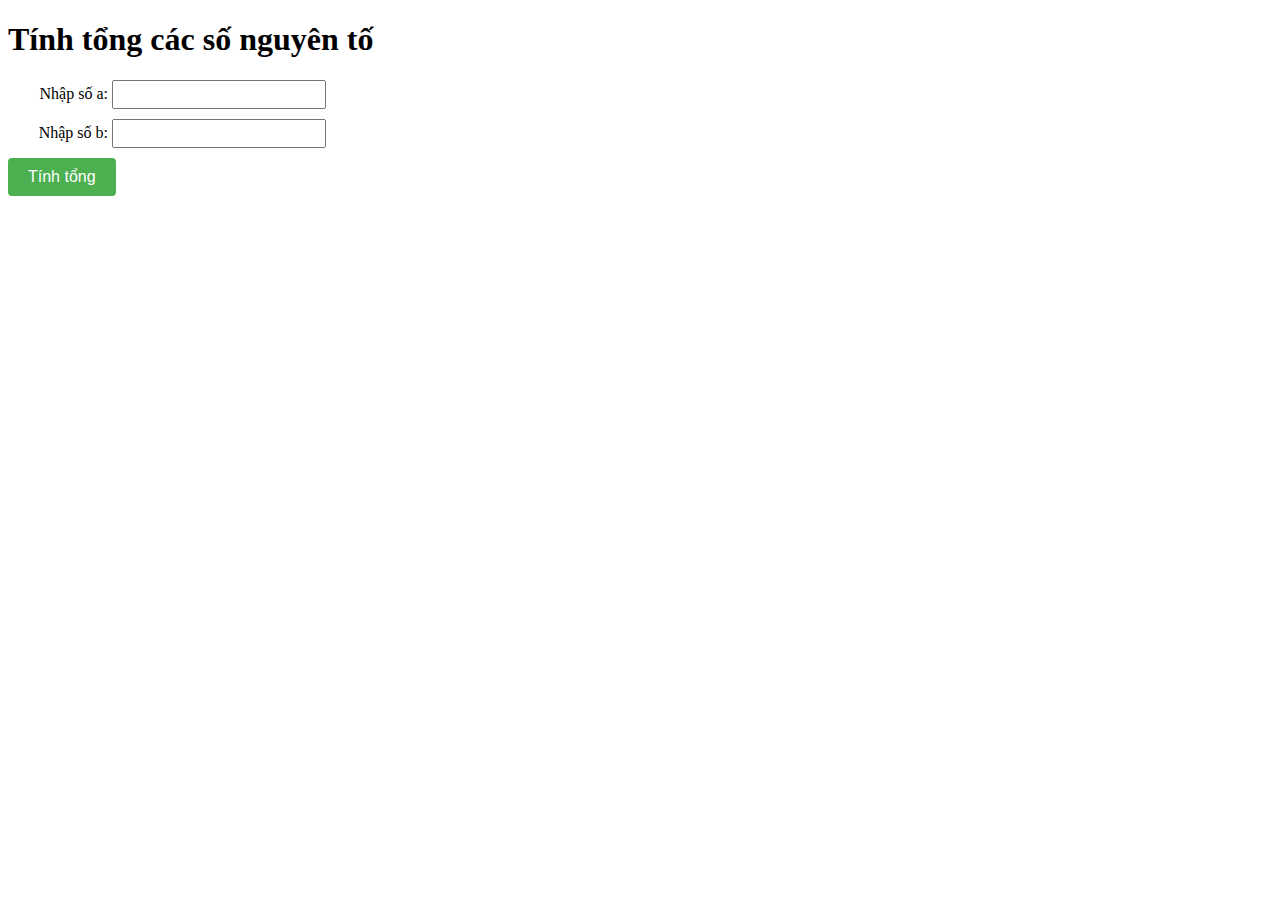
<file: Bai1/index.html>
<!DOCTYPE html>
<html lang="en">

<head>
    <meta charset="UTF-8">
    <meta http-equiv="X-UA-Compatible" content="IE=edge">
    <meta name="viewport" content="width=device-width, initial-scale=1.0">
    <title>Document</title>
    <link rel="stylesheet" href="./style.css">
</head>

<body>
    <h1>Tính tổng các số nguyên tố</h1>
    <form id="myForm">
        <div>
            <label for="a">Nhập số a:</label>
            <input type="number" id="a" name="a">
        </div>
        <div>
            <label for="b">Nhập số b:</label>
            <input type="number" id="b" name="b">
        </div>
        <button onclick="calculateSum()">Tính tổng</button>
    </form>
    <p id="result"></p>

    <script type="text/javascript" src="./script.js"></script>
</body>

</html>
</file>
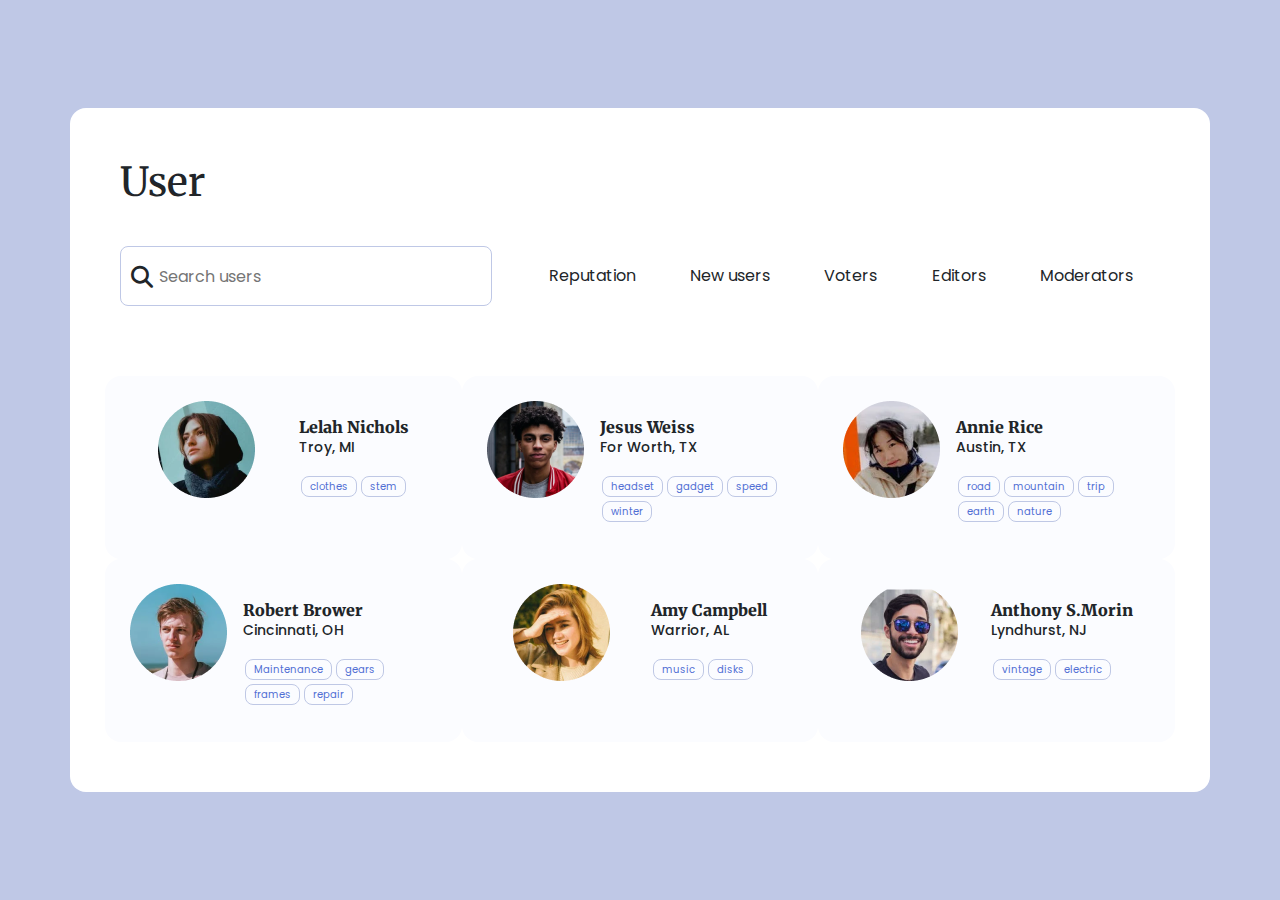
<file: Bai3/index.html>
<!DOCTYPE html>
<html lang="en">
<head>
    <meta charset="UTF-8">
    <meta http-equiv="X-UA-Compatible" content="IE=edge">
    <meta name="viewport" content="width=device-width, initial-scale=1.0">
    <title>Document</title>

    <link rel="stylesheet" href="./assets/fonts/fontawesome-free-6.2.1/css/all.min.css">
    
    <link rel="stylesheet" href="https://cdn.jsdelivr.net/npm/bootstrap@4.0.0/dist/css/bootstrap.min.css" integrity="sha384-Gn5384xqQ1aoWXA+058RXPxPg6fy4IWvTNh0E263XmFcJlSAwiGgFAW/dAiS6JXm" crossorigin="anonymous">
    
    <link rel="preconnect" href="https://fonts.googleapis.com">
    <link rel="preconnect" href="https://fonts.gstatic.com" crossorigin>
    <link href="https://fonts.googleapis.com/css2?family=Inter:wght@300;500;700&family=Poppins:ital,wght@1,300&display=swap" rel="stylesheet">
    
    <link rel="stylesheet" href="./assets/css/style.css">


</head>
<body>
    <div class="container">
        <div class=" header">
            <h1 class=" header-h1">User</h1>
            <div class="row header__navbar">
                <div class="col-xl-4 col-lg-4 col-md-2 col-sm-2 navbar__search">
                    <div class="navbar__search-icon">
                        <i class="fa-solid fa-magnifying-glass"></i>
                    </div>
                    <input type="text" placeholder="Search users" class="navbar__search-input">

                </div>
                <ul class="col-xl-8 col-lg-8 col-md-10 col-sm-10 navbar__list">
                    <li class="navbar__item">Reputation</li>
                    <li class="navbar__item">New users</li>
                    <li class="navbar__item">Voters</li>
                    <li class="navbar__item">Editors</li>
                    <li class="navbar__item">Moderators</li>
    
                </ul>
            </div>
        </div>
        <div class="row gx-5 gy-5 content">
            <div class="col-xl-4 col-lg-4 col-md-6 col-sm-12 content__item">
                <div class="item__img">
                    <img src="./assets/imgs/Ellipse1.png" alt="">
                </div>
                <div class="item__description">
                    <div class="description__info">
                        <div class="description__info-name">Lelah Nichols</div>
                        <div class="description__info-address">Troy, MI</div>

                    </div>
                    <div class="description__hobbies">
                        <ul class="description__hobbies-list">
                            <li class="description__hobbies-item">clothes</li>
                            <li class="description__hobbies-item">stem</li>
                        </ul>
                    </div>
                </div>
            </div>
            <div class="col-xl-4 col-lg-4 col-md-6 col-sm-12 content__item">
                <div class="item__img">
                    <img src="./assets/imgs/Ellipse2.png" alt="">
                </div>
                <div class="item__description">
                    <div class="description__info">
                        <div class="description__info-name">Jesus Weiss</div>
                        <div class="description__info-address">For Worth, TX</div>

                    </div>
                    <div class="description__hobbies">
                        <ul class="description__hobbies-list">
                            <li class="description__hobbies-item">headset</li>
                            <li class="description__hobbies-item">gadget</li>
                            <li class="description__hobbies-item">speed</li>
                            <li class="description__hobbies-item">winter</li>

                        </ul>
                    </div>
                </div>
            </div>
            <div class="col-xl-4 col-lg-4 col-md-6 col-sm-12 content__item">
                <div class="item__img">
                    <img src="./assets/imgs/Ellipse3.png" alt="">
                </div>
                <div class="item__description">
                    <div class="description__info">
                        <div class="description__info-name">Annie Rice</div>
                        <div class="description__info-address">Austin, TX</div>

                    </div>
                    <div class="description__hobbies">
                        <ul class="description__hobbies-list">
                            <li class="description__hobbies-item">road</li>
                            <li class="description__hobbies-item">mountain</li>
                            <li class="description__hobbies-item">trip</li>
                            <li class="description__hobbies-item">earth</li>
                            <li class="description__hobbies-item">nature</li>

                        </ul>
                    </div>
                </div>
            </div>
            <div class="col-xl-4 col-lg-4 col-md-6 col-sm-12 content__item">
                <div class="item__img">
                    <img src="./assets/imgs/Ellipse4.png" alt="">
                </div>
                <div class="item__description">
                    <div class="description__info">
                        <div class="description__info-name">Robert Brower</div>
                        <div class="description__info-address">Cincinnati, OH</div>

                    </div>
                    <div class="description__hobbies">
                        <ul class="description__hobbies-list">
                            <li class="description__hobbies-item">Maintenance</li>
                            <li class="description__hobbies-item">gears</li>
                            <li class="description__hobbies-item">frames</li>
                            <li class="description__hobbies-item">repair</li>
                        </ul>
                    </div>
                </div>
            </div>
            <div class="col-xl-4 col-lg-4 col-md-6 col-sm-12 content__item">
                <div class="item__img">
                    <img src="./assets/imgs/Ellipse5.png" alt="">
                </div>
                <div class="item__description">
                    <div class="description__info">
                        <div class="description__info-name">Amy Campbell</div>
                        <div class="description__info-address">Warrior, AL</div>

                    </div>
                    <div class="description__hobbies">
                        <ul class="description__hobbies-list">
                            <li class="description__hobbies-item">music</li>
                            <li class="description__hobbies-item">disks</li>
                        </ul>
                    </div>
                </div>
            </div>
            <div class="col-xl-4 col-lg-4 col-md-6 col-sm-12 content__item">
                <div class="item__img">
                    <img src="./assets/imgs/Ellipse6.png" alt="">
                </div>
                <div class="item__description">
                    <div class="description__info">
                        <div class="description__info-name">Anthony S.Morin</div>
                        <div class="description__info-address">Lyndhurst, NJ</div>

                    </div>
                    <div class="description__hobbies">
                        <ul class="description__hobbies-list">
                            <li class="description__hobbies-item">vintage</li>
                            <li class="description__hobbies-item">electric</li>
                        </ul>
                    </div>
                </div>
            </div>
            
        </div>
    </div>

<script src="https://code.jquery.com/jquery-3.2.1.slim.min.js" integrity="sha384-KJ3o2DKtIkvYIK3UENzmM7KCkRr/rE9/Qpg6aAZGJwFDMVNA/GpGFF93hXpG5KkN" crossorigin="anonymous"></script>
<script src="https://cdn.jsdelivr.net/npm/popper.js@1.12.9/dist/umd/popper.min.js" integrity="sha384-ApNbgh9B+Y1QKtv3Rn7W3mgPxhU9K/ScQsAP7hUibX39j7fakFPskvXusvfa0b4Q" crossorigin="anonymous"></script>
<script src="https://cdn.jsdelivr.net/npm/bootstrap@4.0.0/dist/js/bootstrap.min.js" integrity="sha384-JZR6Spejh4U02d8jOt6vLEHfe/JQGiRRSQQxSfFWpi1MquVdAyjUar5+76PVCmYl" crossorigin="anonymous"></script>
</body>
</html>
</file>
<file: Bai1/style.css>
label {
    display: inline-block;
    width: 100px;
    text-align: right;
}

input[type="number"] {
    width: 200px;
    padding: 5px;
    margin-bottom: 10px;
}

button {
    padding: 10px 20px;
    font-size: 16px;
    background-color: #4CAF50;
    color: white;
    border: none;
    border-radius: 4px;
    cursor: pointer;
}

button:hover {
    background-color: #3e8e41;
}
</file>
<file: Bai3/assets/css/style.css>
@import url('https://fonts.googleapis.com/css2?family=Inter:wght@300;500;700&family=Merriweather:wght@700;900&family=Poppins:wght@300;500&display=swap');

* {
    margin: 0 auto;
    padding: 0;
    box-sizing: border-box;
}

html {
    font-size: 62.5%;
}

body{
    background-color: #bfc8e6;
    width: 100vw;
    height: 100vh;
    display: flex;
    justify-content: center;
    align-items: center;
    font-family: 'Poppins', sans-serif;

}

.container {
    background-color: #fff;
    padding: 50px;
    border-radius: 16px;
}



.header-h1 {
    font-family: 'Merriweather', serif;
    font-size: 4rem;
}
.header__navbar {
    display: flex;
    justify-content: space-between;
    align-items: center;
    margin-top: 4rem;
}

.navbar__search {
    max-width:100% ;
    position: relative;
    border-radius: 8px;
    line-height: 2.4rem;
    font-size: 1.6rem;
    height: 6rem;
    
}

.navbar__search-input {
    height: 100%;
    padding:16px 16px 16px  38px;
    border: 1px solid #BFC8E6;
    border-radius: 8px;
}

.navbar__search-icon {
    position: absolute;
    font-size: 2.2rem;
    left: 2.6rem;
    top: 2rem;
}

.navbar__list {
    list-style: none;
    display: flex;
    margin-bottom: 0;
    flex-wrap: wrap;
    flex: 1;
}

.navbar__item {
    font-size: 1.6rem;
    line-height: 2.4rem;
    padding: 16px;
    border-radius: 8px;
    text-align: center;
}

.navbar__item:hover {
    background-color: #849FFF;
    color: #fff;
}

.content {
    margin-top: 7rem;
}

.content__item {
    display: flex;
    justify-content: center;
    padding: 24px;
    border: 1px solid transparent;
    border-radius: 16px;
    background-color: #FBFCFF;
}

.content__item:hover {
    border: 1px solid #BFC8E5;
    box-shadow: 0px 8px 23px rgba(218, 224, 249, 0.7);
}

.item__description {
    margin-left: 16px;
}

.description__info {
    margin: 16px 0;
}

.description__info-name {
    font-family: 'Merriweather', serif;
    font-weight: 900;
    font-size: 1.6rem;
    line-height: 2rem;
}

.description__info-address {
    font-weight: 500;
    font-size: 1.4rem;
}


.description__hobbies-list {
    display: flex;
    list-style: none;
    flex-wrap: wrap;
}

.description__hobbies-item {
    color: #516FD4;
    border: 1px solid #BFC8E5;
    border-radius: 8px;
    padding: 2px 8px;
    margin: 2px;
}
</file>
